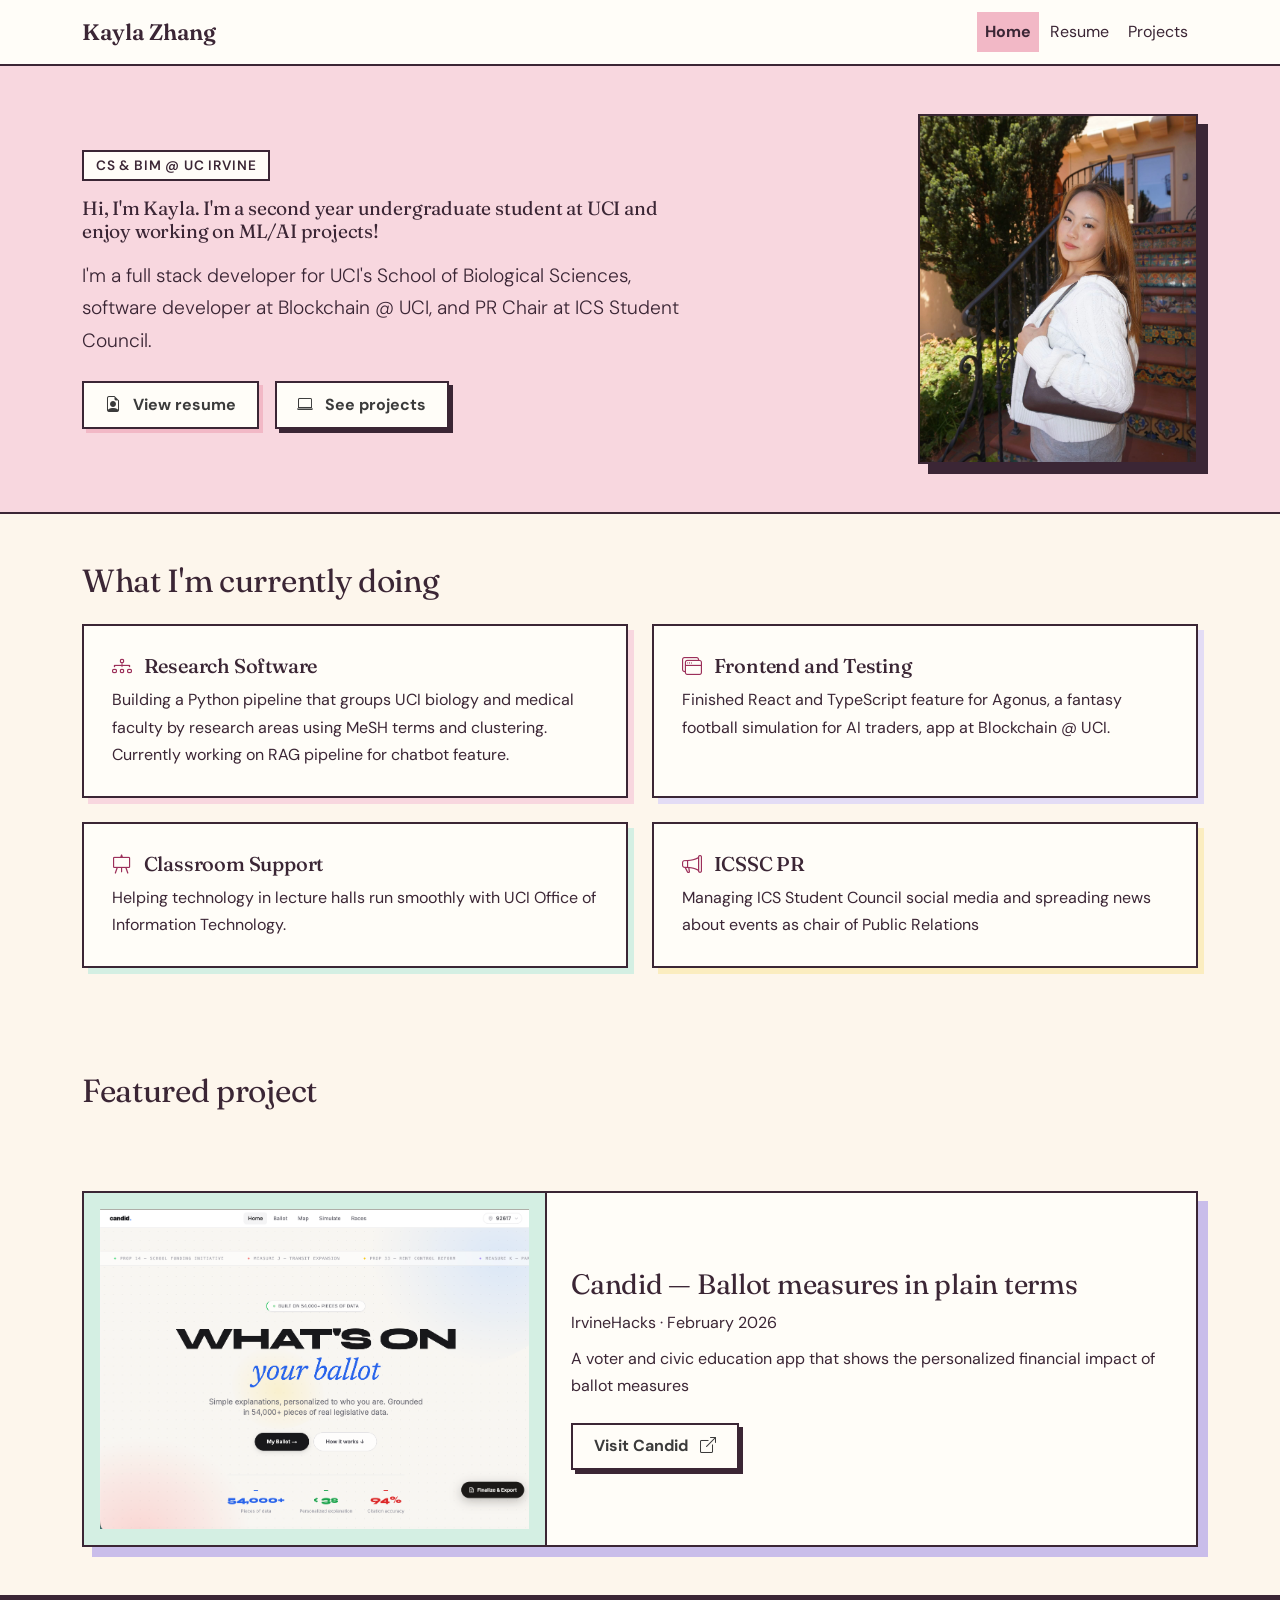
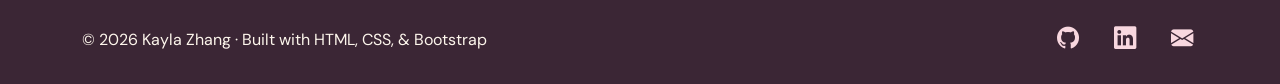
<file: index.html>
<!doctype html>
<html lang="en">

<!--
WRITTEN BY: Kayla Zhang
EMAIL: kaylaz2@uci.edu
-->

<head>
  <meta charset="utf-8">
  <meta name="viewport" content="width=device-width, initial-scale=1">
  <meta name="author" content="Kayla Zhang">
  <meta name="description" content="Home Page for Kayla Zhang with current work, interests, featured project">

  <link href="https://cdn.jsdelivr.net/npm/bootstrap@5.0.2/dist/css/bootstrap.min.css" rel="stylesheet" integrity="sha384-EVSTQN3/azprG1Anm3QDgpJLIm9Nao0Yz1ztcQTwFspd3yD65VohhpuuCOmLASjC" crossorigin="anonymous">
  <!-- bootstrap icons-->
  <link href="https://cdn.jsdelivr.net/npm/bootstrap-icons@1.13.1/font/bootstrap-icons.css" rel="stylesheet" integrity="sha384-Bk5cbLkZQ5raZ0+H2/+VbfYx3WpvxvQK4zqXZr7sYODuaX7bKXoSOnipQxkaS8sv" crossorigin="anonymous">
 
  <title>Home | Kayla Zhang</title>
<!-- Google fonts-->
<link rel="preconnect" href="https://fonts.googleapis.com">
<link rel="preconnect" href="https://fonts.gstatic.com" crossorigin>
<link rel="stylesheet" href="https://fonts.googleapis.com/css2?family=DM+Sans:wght@400;500;700&amp;family=Fraunces:opsz,wght@9..144,600&amp;display=swap">
<link href="css/style.css" rel="stylesheet">
</head>
<body>
  <a class="skip-link" href="#main">Skip to main</a>
  <header>
    <nav class="navbar navbar-expand-md navbar-light site-nav" aria-label="Main navigation">
      <div class="container">
        <a class="navbar-brand" href="index.html">Kayla Zhang</a>
        <button class="navbar-toggler" type="button" data-bs-toggle="collapse" data-bs-target="#navMenu" aria-controls="navMenu" aria-expanded="false" aria-label="Toggle navigation">
          <span class="navbar-toggler-icon"></span>
        </button>
        <div class="collapse navbar-collapse" id="navMenu">
          <ul class="navbar-nav ms-auto">
            <li class="nav-item"><a class="nav-link active" aria-current="page" href="index.html">Home</a></li>
            <li class="nav-item"><a class="nav-link" href="resume.html">Resume</a></li>
            <li class="nav-item"><a class="nav-link" href="projects.html">Projects</a></li>
          </ul>
        </div>
      </div>
    </nav>
  </header>

  <main id="main">
    <section class="hero py-5" aria-labelledby="hero-heading">
      <div class="container">
        <div class="row align-items-center g-4">
          <div class="col-md-7 order-2 order-md-1">
            <p class="eyebrow">CS &amp; BIM @ UC Irvine</p>
            <h1 id="hero-heading" class="mb-3">Hi, I'm Kayla. I'm a second year undergraduate student at UCI and enjoy working on ML/AI projects! </h1>
            <p class="lead mb-4">I'm a full stack developer for UCI's School of Biological Sciences, software developer at Blockchain @ UCI, and PR Chair at ICS Student Council. </p>
            <div class="d-flex flex-wrap gap-3">
              <a class="btn btn-pink" href="resume.html"><span class="bi bi-file-earmark-person me-2" aria-hidden="true"></span> View resume</a>
              <a class="btn btn-pastel" href="projects.html"><span class="bi bi-laptop me-2" aria-hidden="true"></span> See projects</a>
            </div>
          </div>  
          <div class="col-md-5 order-1 order-md-2 text-center text-md-end">
            <img src="images/profile.jpg" class="profile-img img-fluid" alt="Kayla Zhang Portrait">
          </div>
        </div>
      </div>
    </section>
    <section class="section py-5" aria-labelledby="now-heading">
      <div class="container">
        <h2 id="now-heading" class="title mb-4">What I'm currently doing</h2>
        <div class="row g-4">
          <div class="col-md-6">
            <div class="box pink h-100">
              <h3 class="h5"><span class="bi bi-diagram-3 me-2" aria-hidden="true"></span> Research Software</h3>
              <p class="mb-0">Building a Python pipeline that groups UCI biology and medical faculty by research areas using MeSH terms and clustering. Currently working on RAG pipeline for chatbot feature.</p>
            </div>
          </div>
          <div class="col-md-6">
            <div class="box lavender h-100">
              <h3 class="h5"><span class="bi bi-window-stack me-2" aria-hidden="true"></span> Frontend and Testing</h3>
              <p class="mb-0">Finished React and TypeScript feature for Agonus, a fantasy football simulation for AI traders, app at Blockchain @ UCI.</p>
            </div>
          </div>
          <div class="col-md-6">
            <div class="box mint h-100">
              <h3 class="h5"><span class="bi bi-easel me-2" aria-hidden="true"></span> Classroom Support</h3>
              <p class="mb-0">Helping technology in lecture halls run smoothly with UCI Office of Information Technology.</p>
            </div>
          </div>
          <div class="col-md-6">
            <div class="box butter h-100">
              <h3 class="h5"><span class="bi bi-megaphone me-2" aria-hidden="true"></span> ICSSC PR</h3>
              <p class="mb-0">Managing ICS Student Council social media and spreading news about events as chair of Public Relations</p>
            </div>
          </div>
        </div>
      </div>
    </section>

    <section class="section pt-0 pb-5" aria-labelledby="featured-heading">
      <div class="container">
        <h2 id="featured-heading" class="section title mb-4">Featured project</h2>
        <article class="feature row g-0 align-items-center">
          <div class="col-md-5 feature-media">
            <img src="images/candid.png" class="img-fluid w-100" width="640" height="440" alt="Screenshot of Candid homepage">
          </div>
          <div class="col-md-7 feature-text p-4">
            <h3>Candid &mdash; Ballot measures in plain terms</h3>
            <p class="meta mb-2">IrvineHacks &middot; February 2026</p>
            <p> A voter and civic education app that shows the personalized financial impact of ballot measures</p>
            <a class="btn btn-pastel mt-2" href="https://irvine-hacks-candid.vercel.app/">Visit Candid <span class="bi bi-box-arrow-up-right ms-2" aria-hidden="true"></span><span class="visually-hidden"> (external site)</span></a>
          </div>
        </article>
      </div>
    </section>

  </main>
  <footer class="site-footer py-4">
    <div class="container d-md-flex justify-content-between align-items-center">
      <p class="mb-2 mb-md-0">&copy; 2026 Kayla Zhang &middot; Built with HTML, CSS, &amp; Bootstrap</p>
      <div class="social d-flex gap-3 fs-5">
        <a href="https://github.com/kaylazhang07" aria-label="GitHub"><span class="bi bi-github" aria-hidden="true"></span></a>
        <a href="https://linkedin.com/in/kayla-d-zhang" aria-label="LinkedIn"><span class="bi bi-linkedin" aria-hidden="true"></span></a>
        <a href="mailto:kaylazhang123@gmail.com" aria-label="Email Kayla"><span class="bi bi-envelope-fill" aria-hidden="true"></span></a>
      </div>
    </div>
  </footer>
  
  <script src="https://cdn.jsdelivr.net/npm/bootstrap@5.0.2/dist/js/bootstrap.bundle.min.js" integrity="sha384-MrcW6ZMFYlzcLA8Nl+NtUVF0sA7MsXsP1UyJoMp4YLEuNSfAP+JcXn/tWtIaxVXM" crossorigin="anonymous"></script>
</body>
</html>
</file>
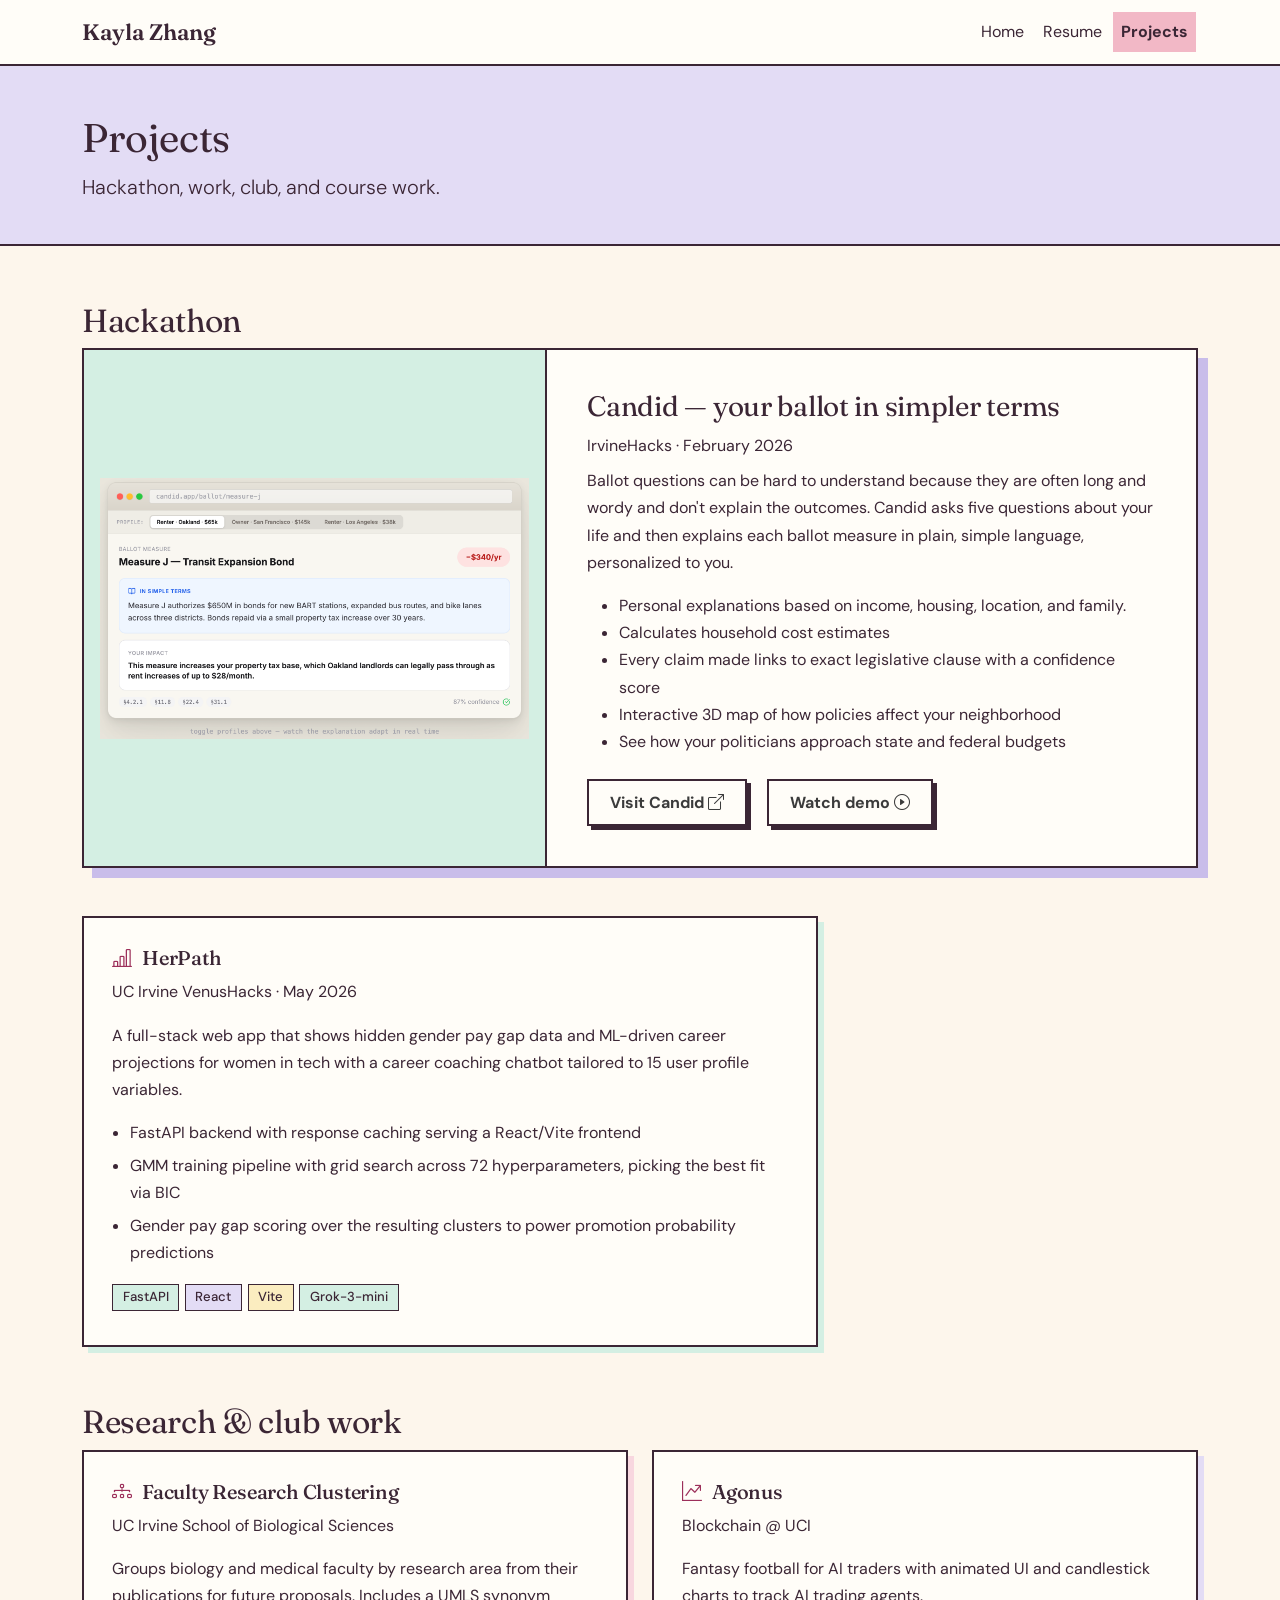
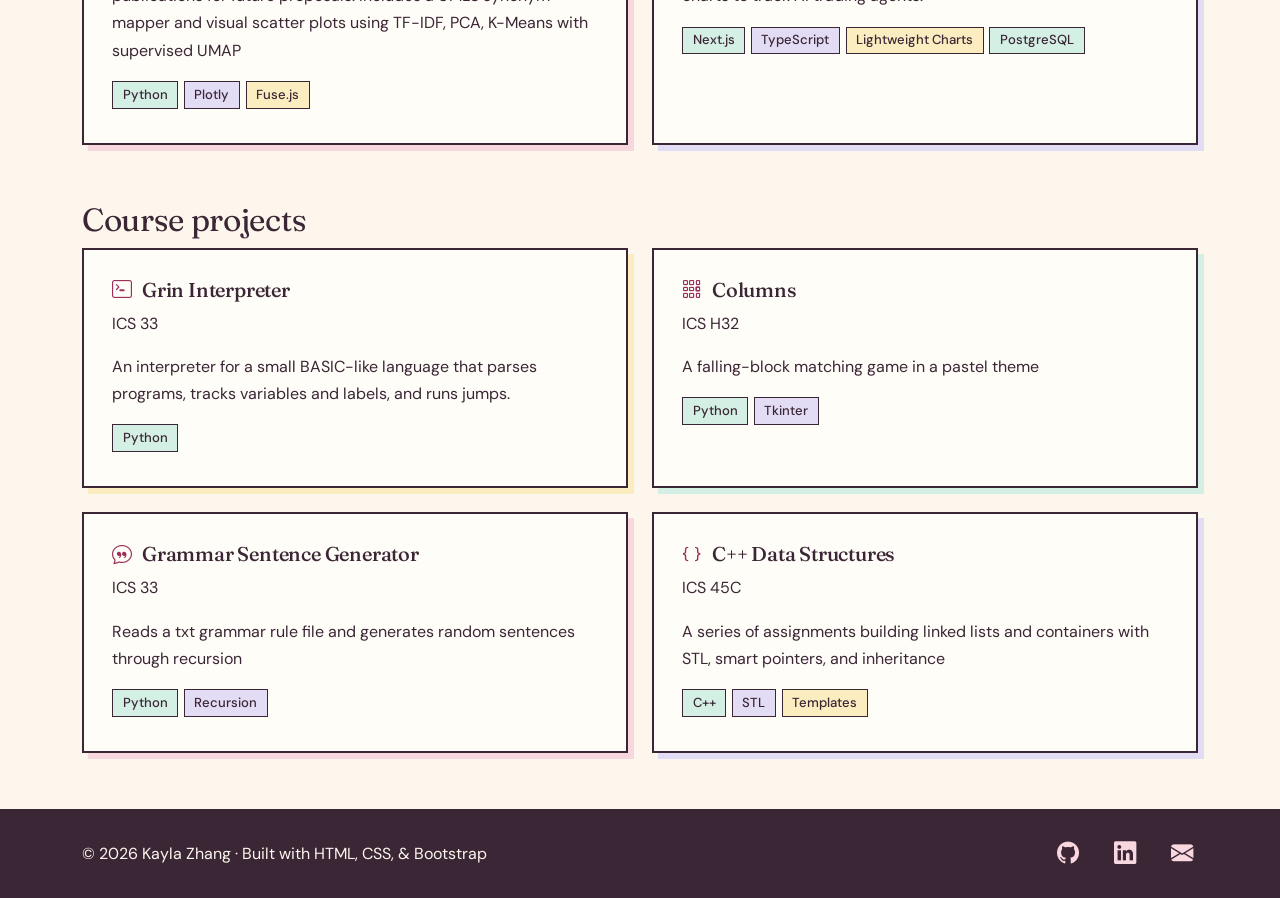
<file: projects.html>
<!doctype html>
<html lang="en">

<!--
WRITTEN BY: Kayla Zhang
EMAIL: kaylaz2@uci.edu
-->

<head>
    <meta charset="utf-8">
    <meta name="viewport" content="width=device-width, initial-scale=1">
    <meta name="author" content="Kayla Zhang">
    <meta name="description" content="Kayla Zhang's projects (Hackathon, work, club, school)">
  
    <link href="https://cdn.jsdelivr.net/npm/bootstrap@5.0.2/dist/css/bootstrap.min.css" rel="stylesheet" integrity="sha384-EVSTQN3/azprG1Anm3QDgpJLIm9Nao0Yz1ztcQTwFspd3yD65VohhpuuCOmLASjC" crossorigin="anonymous">
    <!-- bootstrap icons-->
    <link href="https://cdn.jsdelivr.net/npm/bootstrap-icons@1.13.1/font/bootstrap-icons.css" rel="stylesheet" integrity="sha384-Bk5cbLkZQ5raZ0+H2/+VbfYx3WpvxvQK4zqXZr7sYODuaX7bKXoSOnipQxkaS8sv" crossorigin="anonymous">
   
    <title>Projects | Kayla Zhang</title>
  <!-- Google fonts-->
  <link rel="preconnect" href="https://fonts.googleapis.com">
  <link rel="preconnect" href="https://fonts.gstatic.com" crossorigin>
  <link rel="stylesheet" href="https://fonts.googleapis.com/css2?family=DM+Sans:wght@400;500;700&amp;family=Fraunces:opsz,wght@9..144,600&amp;display=swap">
  <link href="css/style.css" rel="stylesheet"> 

</head>
<body>
  <a class="skip-link" href="#main">Skip to main</a>
  <header>
    <nav class="navbar navbar-expand-md navbar-light site-nav" aria-label="Main navigation">
      <div class="container">
        <a class="navbar-brand" href="index.html">Kayla Zhang</a>
        <button class="navbar-toggler" type="button" data-bs-toggle="collapse" data-bs-target="#navMenu" aria-controls="navMenu" aria-expanded="false" aria-label="Toggle navigation">
          <span class="navbar-toggler-icon"></span>
        </button>
        <div class="collapse navbar-collapse" id="navMenu">
          <ul class="navbar-nav ms-auto">
            <li class="nav-item"><a class="nav-link" href="index.html">Home</a></li>
            <li class="nav-item"><a class="nav-link" href="resume.html">Resume</a></li>
            <li class="nav-item"><a class="nav-link active" aria-current="page" href="projects.html">Projects</a></li>
          </ul>
        </div>
      </div>
    </nav>
  </header>

  <main id="main">
    <section class="page-header mint">
        <div class="container">
            <h1>Projects</h1>
            <p class="lead mb-0">Hackathon, work, club, and course work.</p>
        </div>
    </section>

  <section class="section" aria-labelledby="hack-heading">
    <div class="container">
        <h2 id="hack-heading" class="section-title">Hackathon</h2>
        <article class="feature row g-0">
            <div class="col-md-5 feature-media">
                <img src="images/candid_card.png" width="640" height="440" alt="Candid ballot card example for Measure J with a simplified version and outcome explanation">

            </div>
            <div class="col-md-7 feature-text">
                <h3>Candid &mdash; your ballot in simpler terms</h3>
                <p class="meta mb-2">IrvineHacks &middot; February 2026</p>
                <p>Ballot questions can be hard to understand because they are often long and wordy and don't explain the outcomes. Candid asks five questions about your life and then explains each ballot measure in plain, simple language, personalized to you.</p>
                <ul>
                    <li>Personal explanations based on income, housing, location, and family.</li>
                    <li>Calculates household cost estimates</li>
                    <li>Every claim made links to exact legislative clause with a confidence score</li>
                    <li>Interactive 3D map of how policies affect your neighborhood</li>
                    <li>See how your politicians approach state and federal budgets</li>
                </ul>
                <a class="btn btn-pastel mt-2 me-3" href="https://irvine-hacks-candid.vercel.app/">Visit Candid <span class="bi bi-box-arrow-up-right" aria-hidden="true"></span><span class="visually-hidden">(external site)</span></a>
                <a class="btn btn-pastel mt-2" href="https://www.youtube.com/watch?v=BkP_iGvOhsA">Watch demo <span class="bi bi-play-circle" aria-hidden="true"></span><span class="visually-hidden">(video on external site)</span></a>
            </div>
        </article>
        <div class="row mt-5">
            <div class="col-lg-8">
                <article class="box mint">
                    <h3 class="h5"><span class="bi bi-bar-chart-line" aria-hidden="true"></span> HerPath</h3>
                    <p class="meta">UC Irvine VenusHacks &middot; May 2026</p>
                    <p> A full-stack web app that shows hidden gender pay gap data and ML-driven career projections for women in tech with a career coaching chatbot tailored to 15 user profile variables. </p>
                    <ul>
                        <li>FastAPI backend with response caching serving a React/Vite frontend</li>
                        <li>GMM training pipeline with grid search across 72 hyperparameters, picking the best fit via BIC</li>
                        <li>Gender pay gap scoring over the resulting clusters to power promotion probability predictions</li>
                    </ul>
                    <div><span class="tag">FastAPI</span><span class="tag">React</span><span class="tag">Vite</span><span class="tag">Grok-3-mini</span></div>
                </article>
            </div>
        </div>
    </div>
  </section>
  <section class="section pt-0" aria-labelledby="work-heading">
    <div class="container">
        <h2 id="work-heading" class="section-title">Research &amp; club work</h2>
        <div class="row g-4">
            <div class="col-md-6">
                <article class="box pink"> 
                    <h3 class="h5"><span class="bi bi-diagram-3" aria-hidden="true"></span> Faculty Research Clustering</h3>
                    <p class="meta">UC Irvine School of Biological Sciences</p>
                    <p> Groups biology and medical faculty by research area from their publications for future proposals. Includes a UMLS synonym mapper and visual scatter plots using TF-IDF, PCA, K-Means with supervised UMAP</p>
                    <div><span class="tag">Python</span><span class="tag">Plotly</span><span class="tag">Fuse.js</span></div>
                </article>
            </div>
            <div class="col-md-6">
                <article class="box lavender">
                    <h3 class="h5"><span class="bi bi-graph-up-arrow" aria-hidden="true"></span> Agonus</h3>
                    <p class="meta">Blockchain @ UCI</p>
                    <p>Fantasy football for AI traders with animated UI and candlestick charts to track AI trading agents.</p>
                    <div><span class="tag">Next.js</span><span class="tag">TypeScript</span><span class="tag">Lightweight Charts</span><span class="tag">PostgreSQL</span></div>
                </article>
            </div>
        </div>
    </div>
  </section>

  <section class="section pt-0" aria-labelledby="course-heading">
    <div class="container">
        <h2 id="course-heading" class="section-title">Course projects</h2>
        <div class="row g-4">
                <div class="col-md-6">
                    <article class="box butter">
                        <h3 class="h5"><span class="bi bi-terminal" aria-hidden="true"></span> Grin Interpreter</h3>
                        <p class="meta">ICS 33</p>
                        <p>An interpreter for a small BASIC-like language that parses programs, tracks variables and labels, and runs jumps.</p>
                        <div><span class="tag">Python</span></div>
                    </article>
                </div>
                <div class="col-md-6">
                    <article class="box mint">
                        <h3 class="h5"><span class="bi bi-grid-3x3-gap" aria-hidden="true"></span> Columns</h3>
                        <p class="meta">ICS H32</p>
                        <p>A falling-block matching game in a pastel theme</p>
                        <div><span class="tag">Python</span><span class="tag">Tkinter</span></div>
                    </article>
                </div>
                <div class="col-md-6">
                    <article class="box pink">
                        <h3 class="h5"><span class="bi bi-chat-quote" aria-hidden="true"></span> Grammar Sentence Generator</h3>
                        <p class="meta">ICS 33</p>
                        <p>Reads a txt grammar rule file and generates random sentences through recursion</p>
                        <div><span class="tag">Python</span><span class="tag">Recursion</span></div>
                    </article>
                </div>
                <div class="col-md-6">
                    <article class="box lavender">
                        <h3 class="h5"><span class="bi bi-braces" aria-hidden="true"></span> C++ Data Structures</h3>
                        <p class="meta">ICS 45C</p>
                        <p>A series of assignments building linked lists and containers with STL, smart pointers, and inheritance</p>
                        <div><span class="tag">C++</span><span class="tag">STL</span><span class="tag">Templates</span></div>
                    </article>
                </div>
        </div>
    </div>
  </section>
</main>


  <footer class="site-footer py-4">
    <div class="container d-md-flex justify-content-between align-items-center">
      <p class="mb-2 mb-md-0">&copy; 2026 Kayla Zhang &middot; Built with HTML, CSS, &amp; Bootstrap</p>
      <div class="social d-flex gap-3 fs-5">
        <a href="https://github.com/kaylazhang07" aria-label="Github"><span class="bi bi-github" aria-hidden="true"></span></a>
        <a href="https://linkedin.com/in/kayla-d-zhang" aria-label="LinkedIn"><span class="bi bi-linkedin" aria-hidden="true"></span></a>
        <a href="mailto:kaylazhang123@gmail.com" aria-label="Email Kayla"><span class="bi bi-envelope-fill" aria-hidden="true"></span></a>
      </div>
    </div>
  </footer>
  
  <script src="https://cdn.jsdelivr.net/npm/bootstrap@5.0.2/dist/js/bootstrap.bundle.min.js" integrity="sha384-MrcW6ZMFYlzcLA8Nl+NtUVF0sA7MsXsP1UyJoMp4YLEuNSfAP+JcXn/tWtIaxVXM" crossorigin="anonymous"></script>
</body>
</html>
</file>
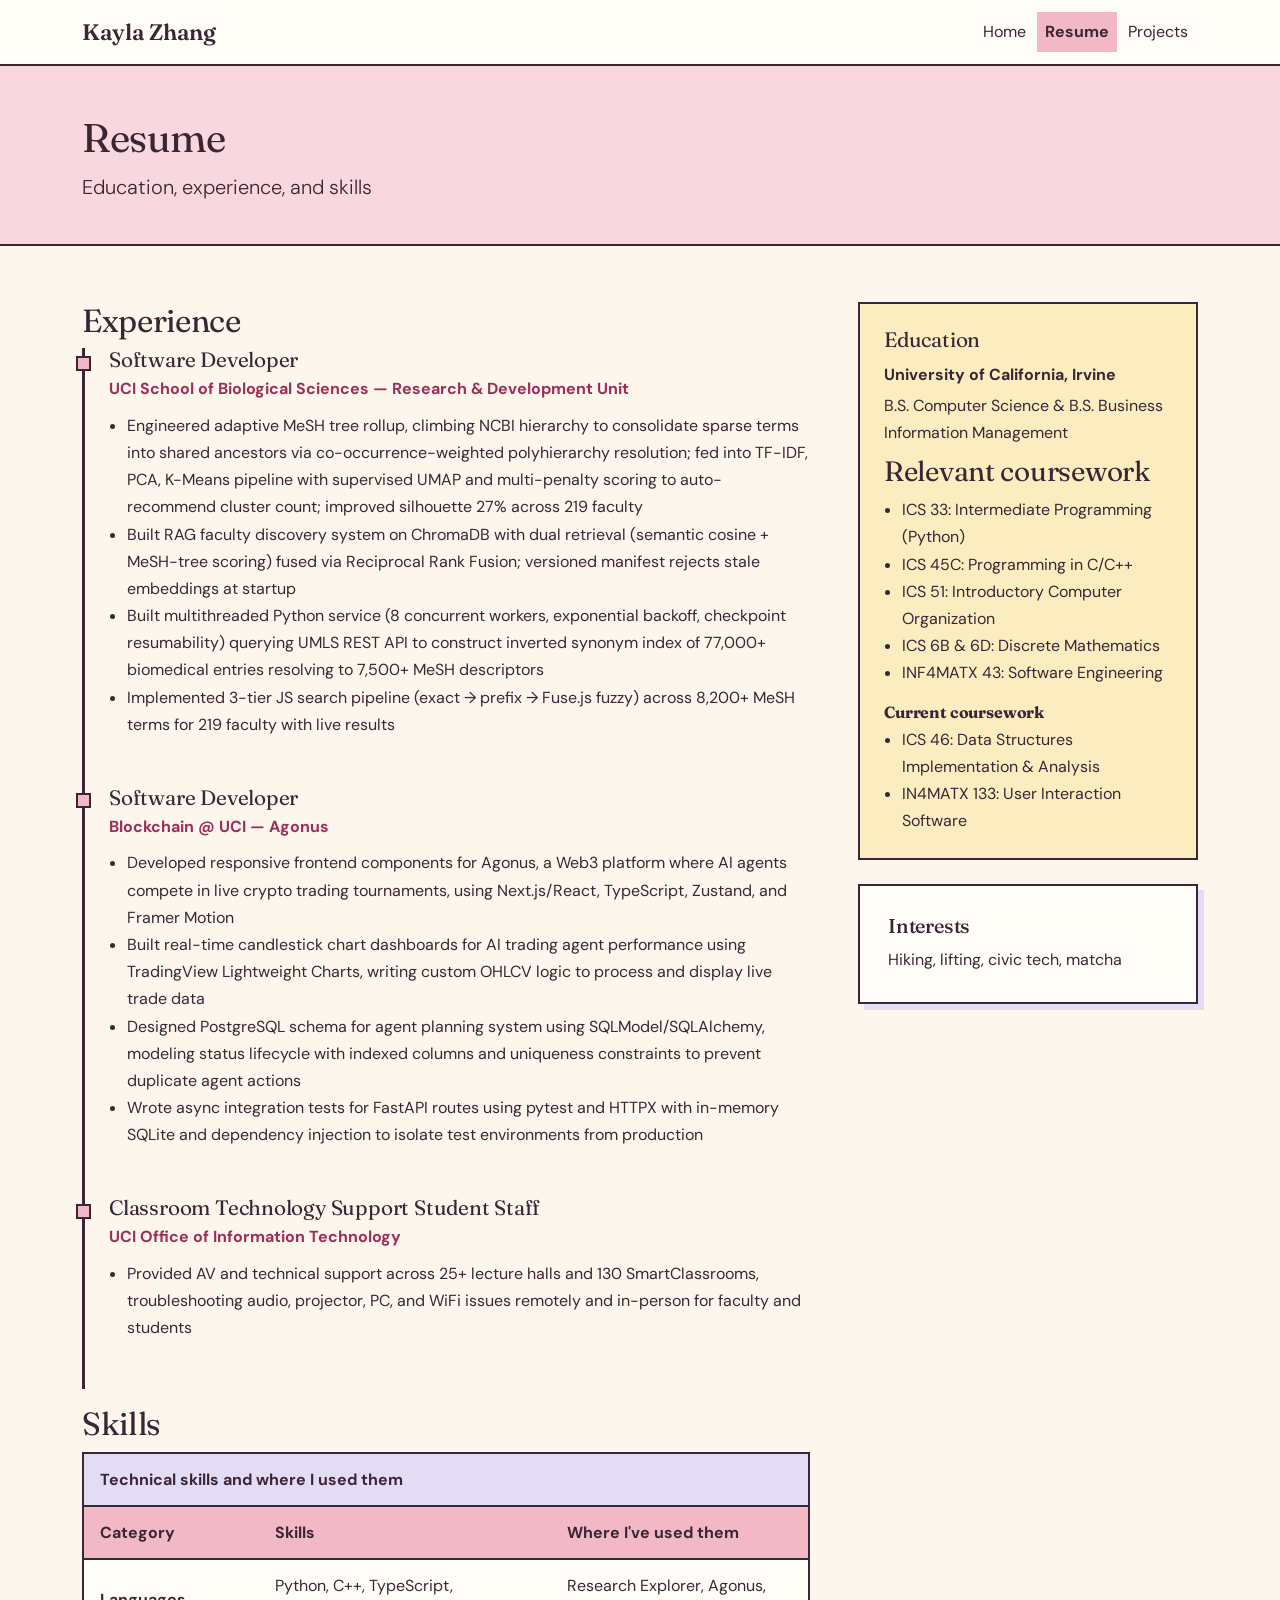
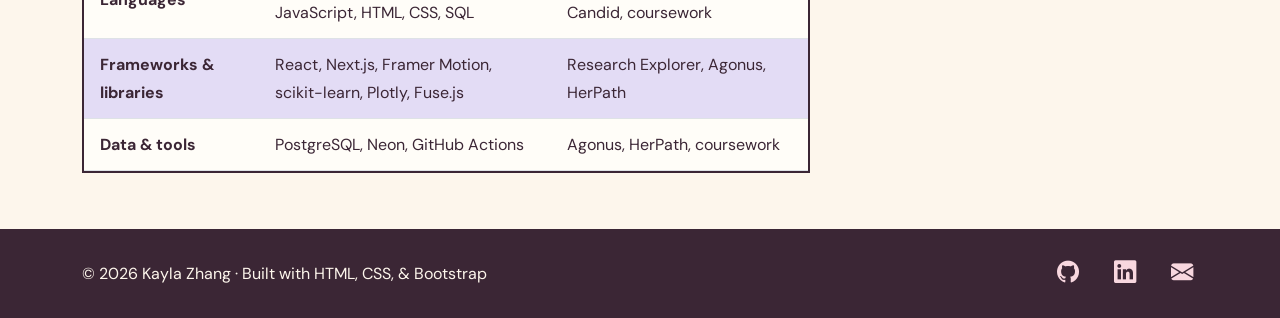
<file: resume.html>
<!doctype html>
<html lang="en">

<!--
WRITTEN BY: Kayla Zhang
EMAIL: kaylaz2@uci.edu
-->

<head>
    <meta charset="utf-8">
    <meta name="viewport" content="width=device-width, initial-scale=1">
    <meta name="author" content="Kayla Zhang">
    <meta name="description" content="Kayla Zhang's Resume, technical work experience, and relevant courses">
  
    <link href="https://cdn.jsdelivr.net/npm/bootstrap@5.0.2/dist/css/bootstrap.min.css" rel="stylesheet" integrity="sha384-EVSTQN3/azprG1Anm3QDgpJLIm9Nao0Yz1ztcQTwFspd3yD65VohhpuuCOmLASjC" crossorigin="anonymous">
    <!-- bootstrap icons-->
    <link href="https://cdn.jsdelivr.net/npm/bootstrap-icons@1.13.1/font/bootstrap-icons.css" rel="stylesheet" integrity="sha384-Bk5cbLkZQ5raZ0+H2/+VbfYx3WpvxvQK4zqXZr7sYODuaX7bKXoSOnipQxkaS8sv" crossorigin="anonymous">
   
    <title>Resume | Kayla Zhang</title>
  <!-- Google fonts-->
  <link rel="preconnect" href="https://fonts.googleapis.com">
  <link rel="preconnect" href="https://fonts.gstatic.com" crossorigin>
  <link rel="stylesheet" href="https://fonts.googleapis.com/css2?family=DM+Sans:wght@400;500;700&amp;family=Fraunces:opsz,wght@9..144,600&amp;display=swap">
  <link href="css/style.css" rel="stylesheet"> 

</head>
<body>
  <a class="skip-link" href="#main">Skip to main</a>
  <header>
    <nav class="navbar navbar-expand-md navbar-light site-nav" aria-label="Main navigation">
      <div class="container">
        <a class="navbar-brand" href="index.html">Kayla Zhang</a>
        <button class="navbar-toggler" type="button" data-bs-toggle="collapse" data-bs-target="#navMenu" aria-controls="navMenu" aria-expanded="false" aria-label="Toggle navigation">
          <span class="navbar-toggler-icon"></span>
        </button>
        <div class="collapse navbar-collapse" id="navMenu">
          <ul class="navbar-nav ms-auto">
            <li class="nav-item"><a class="nav-link" href="index.html">Home</a></li>
            <li class="nav-item"><a class="nav-link active" aria-current="page" href="resume.html">Resume</a></li>
            <li class="nav-item"><a class="nav-link" href="projects.html">Projects</a></li>
          </ul>
        </div>
      </div>
    </nav>
  </header>

<main id="main">
    <section class="page-header pink">
        <div class="container">
            <h1>Resume</h1>
            <p class="lead mb-0"> Education, experience, and skills </p>
        </div>
    </section>

    <section class="section">
        <div class="container">
            <div class="row g-4 gx-lg-5">
                <div class="col-lg-8">
                    <h2 class="section-title"> Experience </h2>
                
                    <div class="job">
                        <h3>Software Developer</h3>
                        <p class="org mb-0"> UCI School of Biological Sciences &mdash; Research &amp; Development Unit</p>
                        <ul>
                            <li>Engineered adaptive MeSH tree rollup, climbing NCBI hierarchy to consolidate sparse terms into shared ancestors via co-occurrence-weighted polyhierarchy resolution; fed into TF-IDF, PCA, K-Means pipeline with supervised UMAP and multi-penalty scoring to auto-recommend cluster count; improved silhouette 27% across 219 faculty</li>
                            <li>Built RAG faculty discovery system on ChromaDB with dual retrieval (semantic cosine + MeSH-tree scoring) fused via Reciprocal Rank Fusion; versioned manifest rejects stale embeddings at startup</li>
                            <li>Built multithreaded Python service (8 concurrent workers, exponential backoff, checkpoint resumability) querying UMLS REST API to construct inverted synonym index of 77,000+ biomedical entries resolving to 7,500+ MeSH descriptors</li>
                            <li>Implemented 3-tier JS search pipeline (exact &rarr; prefix &rarr; Fuse.js fuzzy) across 8,200+ MeSH terms for 219 faculty with live results</li>
                        </ul>
                    </div>

                    <div class="job">
                        <h3>Software Developer</h3>
                        <p class="org mb-0"> Blockchain @ UCI &mdash; Agonus</p>
                        <ul>
                            <li>Developed responsive frontend components for Agonus, a Web3 platform where AI agents compete in live  crypto trading tournaments, using Next.js/React, TypeScript, Zustand, and Framer Motion</li>
                            <li>Built real-time candlestick chart dashboards for AI trading agent performance using TradingView Lightweight Charts, writing custom OHLCV logic to process and display live trade data</li>
                            <li>Designed PostgreSQL schema for agent planning system using SQLModel/SQLAlchemy, modeling status lifecycle with indexed columns and uniqueness constraints to prevent duplicate agent actions</li>
                            <li>Wrote async integration tests for FastAPI routes using pytest and HTTPX with in-memory SQLite and dependency injection to isolate test environments from production</li>
                        </ul>
                    </div>

                    <div class="job">
                        <h3>Classroom Technology Support Student Staff</h3>
                        <p class="org mb-0">UCI Office of Information Technology</p>
                        <ul>
                            <li>Provided AV and technical support across 25+ lecture halls and 130 SmartClassrooms, troubleshooting audio, projector, PC, and WiFi issues remotely and in-person for faculty and students</li>
                        </ul>
                    </div>

                    <h2 class="section-title mt-3">Skills</h2>
                    <div class="table-wrap table-responsive" tabindex="0" role="region" aria-label="Scrollable skills table">
                        <table class="table skills-table align-middle mb-0">
                            <caption>Technical skills and where I used them</caption>
                            <thead>
                                <tr>
                                    <th scope="col" id="h-cat">Category</th>
                                    <th scope="col" id="h-skills">Skills</th>
                                    <th scope="col" id="h-used">Where I've used them</th>
                                </tr>
                            </thead>
                            <tbody>
                                <tr>
                                    <th scope="row" id="r-lang" headers="h-cat">Languages</th>
                                    <td headers="r-lang h-skills">Python, C++, TypeScript, JavaScript, HTML, CSS, SQL</td>
                                    <td headers="r-lang h-used">Research Explorer, Agonus, Candid, coursework</td>
                                </tr>
                                <tr>
                                    <th scope="row" id="r-fw" headers="h-cat">Frameworks &amp; libraries</th>
                                    <td headers="r-fw h-skills">React, Next.js, Framer Motion, scikit-learn, Plotly, Fuse.js</td>
                                    <td headers="r-fw h-used">Research Explorer, Agonus, HerPath</td>
                                </tr>
                                <tr>
                                    <th scope="row" id="r-data" headers="h-cat">Data &amp; tools</th>
                                    <td headers="r-data h-skills">PostgreSQL, Neon, GitHub Actions</td>
                                    <td headers="r-data h-used">Agonus, HerPath, coursework</td>
                                </tr>
                            </tbody>
                        </table>
                    </div>
                </div>
                <aside class="col-lg-4" aria-labelledby="edu-heading">
                    <div class="sidebar mb-4">
                        <h2 id="edu-heading">Education</h2>
                        <p class="mb-1 fw-bold">University of California, Irvine</p>
                        <p class="mb-2">B.S. Computer Science &amp; B.S. Business Information Management</p>
                        <h3 class="sidebar-lable">Relevant coursework</h3>
                        <ul>
                            <li>ICS 33: Intermediate Programming (Python)</li>
                            <li>ICS 45C: Programming in C/C++</li>
                            <li>ICS 51: Introductory Computer Organization</li>
                            <li>ICS 6B &amp; 6D: Discrete Mathematics</li>
                            <li>INF4MATX 43: Software Engineering</li>
                        </ul>
                        <h3 class="sidebar-label">Current coursework</h3>
                        <ul>
                            <li>ICS 46: Data Structures Implementation &amp; Analysis</li>
                            <li>IN4MATX 133: User Interaction Software</li>
                        </ul>
                    </div>
                    <div class="box lavender">
                        <h2 class="h5">Interests</h2>
                        <p class="mb-0">Hiking, lifting, civic tech, matcha</p>
                    </div>
                </aside>
            </div>
        </div>
    </section>
</main>

<footer class="site-footer py-4">
    <div class="container d-md-flex justify-content-between align-items-center">
      <p class="mb-2 mb-md-0">&copy; 2026 Kayla Zhang &middot; Built with HTML, CSS, &amp; Bootstrap</p>
      <div class="social d-flex gap-3 fs-5">
        <a href="https://github.com/kaylazhang07" aria-label="Github"><span class="bi bi-github" aria-hidden="true"></span></a>
        <a href="https://linkedin.com/in/kayla-d-zhang" aria-label="Linkedin"><span class="bi bi-linkedin" aria-hidden="true"></span></a>
        <a href="mailto:kaylazhang123@gmail.com" aria-label="Email Kayla"><span class="bi bi-envelope-fill" aria-hidden="true"></span></a>
      </div>
    </div>
  </footer>
  
  <script src="https://cdn.jsdelivr.net/npm/bootstrap@5.0.2/dist/js/bootstrap.bundle.min.js" integrity="sha384-MrcW6ZMFYlzcLA8Nl+NtUVF0sA7MsXsP1UyJoMp4YLEuNSfAP+JcXn/tWtIaxVXM" crossorigin="anonymous"></script>
</body>
</html>
</file>
<file: css/style.css>
/* color pallete
cream #fdf6ec
paper #fffdf8
light pink #f8d7df
lavender #e3dcf5
#mint #d4efe3
butter yellow #fbedc0
dark puprle #3b2635
fuschia #9c2f5a
*/

body{
    font-family: "DM Sans", "Helvetica Neue", Arial, sans-serif;
    background-color: #fdf6ec;
    color: #3b2635;
    line-height: 1.7;
}

h1, 
h2, 
h3, 
h4 {
    font-family: "Fraunces", Georgia, "Times New Roman", serif;
    font-weight: 400;
    color: #3b2635;
    letter-spacing: -0.01em;
}

a {
    color: #9c2f5a;
    text-decoration-thickness: 2px; 
    text-underline-offset: 3px;
}

a:hover,
a:focus{
    color: #3b2635; 
    background-color: #f8d7df;
}

a:focus-visible,
button:focus-visible,
.table-wrap:focus-visible{
    outline: 3px solid #9c2f5a;
    outline-offset: 2px;
    box-shadow: none;
}


.site-nav{
    background-color: #fffdf8;
    border-bottom: 2px solid #3b2635;
}
.site-nav .navbar-brand{
    font-family: "Fraunces", Georgia, serif;
    font-weight: 600;
    font-size: 1.4rem;
    color: #3b2635;
}

.site-nav .navbar-toggler{
    border: 2px solid #3b2635;
    padding: 0.35rem 0.6rem;
}

.site-nav .navbar-brand:hover,
.site-nav .navbar-brand:focus{
    background-color: transparent;
    color:#9c2f5a;
}

.site-nav .nav-link{
    color: #3b2635;
    padding: 0.4rem 0.9rem;
    margin: 0 0.1rem;
}

.site-nav .nav-link:hover,
.site-nav .nav-link:focus{
    background-color: #f8d7df;
    color:  #3b2635;
}

.site-nav .navbar-nav .nav-link.active{
    background-color: #f2b8c6;
    color: #3b2635;
    font-weight: 700;
}


code {
    color: #3b2635;
    background-color: #f8d7df;
    padding: 0 0.25rem;
}

.box{
    background-color: #fffdf8;
    border: 2px solid #3b2635;
    padding: 1.75rem;
}

.row > [class*="col"] > .box:only-child{
    height: 100%;
}

.box.lavender{
    box-shadow: 6px 6px 0 #e3dcf5;
}

.box.mint{
    box-shadow: 6px 6px 0 #d4efe3;
}

.box.butter{
    box-shadow: 6px 6px 0 #fbedc0;
}

.box.pink{
    box-shadow: 6px 6px 0 #f8d7df;
}

.box h2 .bi,
.box h3 .bi{
    color: #9c2f5a;
    margin-right: 0.4rem;
}

.box ul{
    padding-left: 1.1rem;
}

.box ul li{
    margin-bottom: 0.35rem;
}
.card,
.btn,
.navbar-toggler,
.table,
.badge,
img {
    border-radius: 0;
}

.skip-link{
    position: absolute; 
    left: 1rem;
    top: -4rem;
    z-index: 2000;
    padding: 0.5rem 1rem; 
    background-color:#3b2635; 
    color: #ffffff; 
}

.skip-link:focus{
    top: 1rem; 
    color: #ffffff;
    background-color: #3b2635; 
}

.feature {
    background-color: #fffdf8;
    border: 2px solid #3b2635;
    box-shadow: 10px 10px 0 #c9bdea;
}
.feature .feature-text{
    padding: 2.5rem;
}

.feature .feature-media{
    display: flex;
    align-items: center;
    background-color: #d4efe3;
    border-right: 2px solid #3b2635;
    padding: 1rem;
}

.feature .feature-media img{
    width: 100%;
    height:auto; 
}
.hero {
    background-color: #f8d7df;
    border-bottom: 2px solid #3b2635;
    padding: 4.5rem 0;
}

.hero .eyebrow{
    display: inline-block;
    background-color: #fffdf8;
    border: 2px solid #3b2635; 
    padding: 0.15rem 0.75rem; 
    font-weight: 600; 
    font-size: 0.85rem; 
    letter-spacing: 0.06em; 
    text-transform: uppercase; 
    margin-bottom: 1rem;
}

.hero h1{
    font-size: 1.2rem;
    max-width: 38rem;
}

.hero .lead{
    font-size: 1.2rem;
    max-width: 38rem;
}

.profile-img{
    width: 100%;
    max-width: 280px;
    height: auto;
    aspect-ratio: 4 / 5;
    object-fit: cover;
    object-position: 50% 70%;
    border: 2px solid #3b2635;
    box-shadow: 10px 10px 0 #3b2635;
    background-color: #fffdf8;
}

.btn-pastel{
    background: #fffdf8;
    border: 2px solid #3b2635;
    color: #3b3b3b;
    font-weight: 700;
    padding: 0.6rem 1.3rem;
    box-shadow: 4px 4px 0 #3b2635;
}

.btn-pastel:hover,
.btn-pastel:focus{
    background-color: #e3dcf5;
    border-color: #3b2635;
    color:#3b2635;
    box-shadow: 2px 2px 0 #3b2635;
}

.btn-pink{
    background: #fffdf8;
    border: 2px solid #3b2635;
    color: #3b3b3b;
    font-weight: 700;
    padding: 0.6rem 1.3rem;
    box-shadow: 4px 4px 0 #f2b8c6;
}

.btn-pink:hover,
.btn-pink:focus {
    background-color: #9c2f5a;
    border-color: #9c2f5a;
    color:#ffffff;
}

.page-header{
    background-color: #e3dcf5;
    border-bottom: 2px solid #3b2635;
    padding: 3rem 0 2.5rem;
}

.page-header.pink{
    background-color: #f8d7df;
}

.section{
    padding: 3.5rem 0;
}


.site-footer{
    background-color: #3b2635;
    color: #fdf6ec;
    padding: 2rem 0;
}

.site-footer a{
    color: #f8d7df;
}

.site-footer a:hover,
.site-footer a:focus{
    color: #3b2635;
    background-color: #f8d7df;
}

.site-footer .social a {
    font-size: 1.4rem;
    margin-left: 0.6rem;
    padding: 0.1rem 0.3rem;
}

.job{
    border-left: 3px solid #3b2635;
    padding: 0 0 2rem 1.5rem;
    position: relative;
}

.job::before{
    content:"";
    position: absolute;
    left: -9px;
    top: 0.45rem;
    width: 15px;
    height: 15px; 
    background-color: #f2b8c6;
    border: 2px solid #3b2635;
}

.job h3{
    font-size: 1.3rem;
    margin-bottom: 0.1rem;
}

.job .org{
    color: #9c2f5a;
    font-weight: 700;
}

.job ul{
    margin-top: 0.6rem;
    padding-left: 1.1rem;
}

.table-wrap{
    border: 2px solid #3b2635;
    background-color: #fffdf8;
}

.tag{
    display: inline-block;
    margin: 0 0.35rem 0.4rem 0;
    padding: 0.1rem 0.6rem;
    border: 1.5px solid #3b2635;
    background-color: #d4efe3;
    color: #3b2635;
    font-size: 0.82rem;
    font-weight: 500;
}
.tag:nth-child(3n) {
    background-color: #fbedc0;
}
.tag:nth-child(3n+2) {
    background-color: #e3dcf5;
}

.skills-table{
    margin-bottom: 0;
}

.skills-table th,
.skills-table td{
    background-color: #fffdf8;
    color: #3b2635;
    padding: 0.75rem 1rem;
}

.skills-table tbody tr:nth-child(even) th,
.skills-table tbody tr:nth-child(even) td{
    background-color: #e3dcf5;
}

.skills-table caption{
    caption-side: top;
    color: #3b2635;
    font-weight: 700;
    padding: 0.75rem 1rem;
    background-color: #e3dcf5;
    border-bottom: 2px solid #3b2635;
}

.skills-table thead th{
    background-color: #f2b8c6;
    color: #3b2635;
    border-bottom: 2px solid #3b2635;
}

.skills-table tbody th{
    font-weight: 700;
}

.sidebar{
    background-color: #fbedc0;
    border: 2px solid #3b2635;
    padding: 1.5rem;
}

.sidebar h2{
    font-size: 1.3rem;
}


.sidebar ul{
    padding-left: 1.1rem;
    margin-bottom: 0;
}

aside > .box{
    height: auto;
}

.sidebar .sidebar-label{
    font-size: 1rem;
    font-weight: 700;
    margin: 1rem 0 0.25rem;
}

@media(max-width: 767.98px){
    .hero{
        padding: 2.5rem 0;
    }

    .hero h1{
        font-size: 2.3rem;
    }

    .profile-img {
        max-width: 200px;
        margin-bottom: 1.5rem;
        box-shadow: 6px 6px 0 #3b2635;
    }

    .feature .feature-media{
        border-right: none;
        border-bottom: 2px solid #3b2635;
    }


    .site-footer .social a {
        margin-left: 0;
        margin-right: 0.6rem;
    }

    .section{
        padding: 2.5rem 0;
    }
}
</file>
